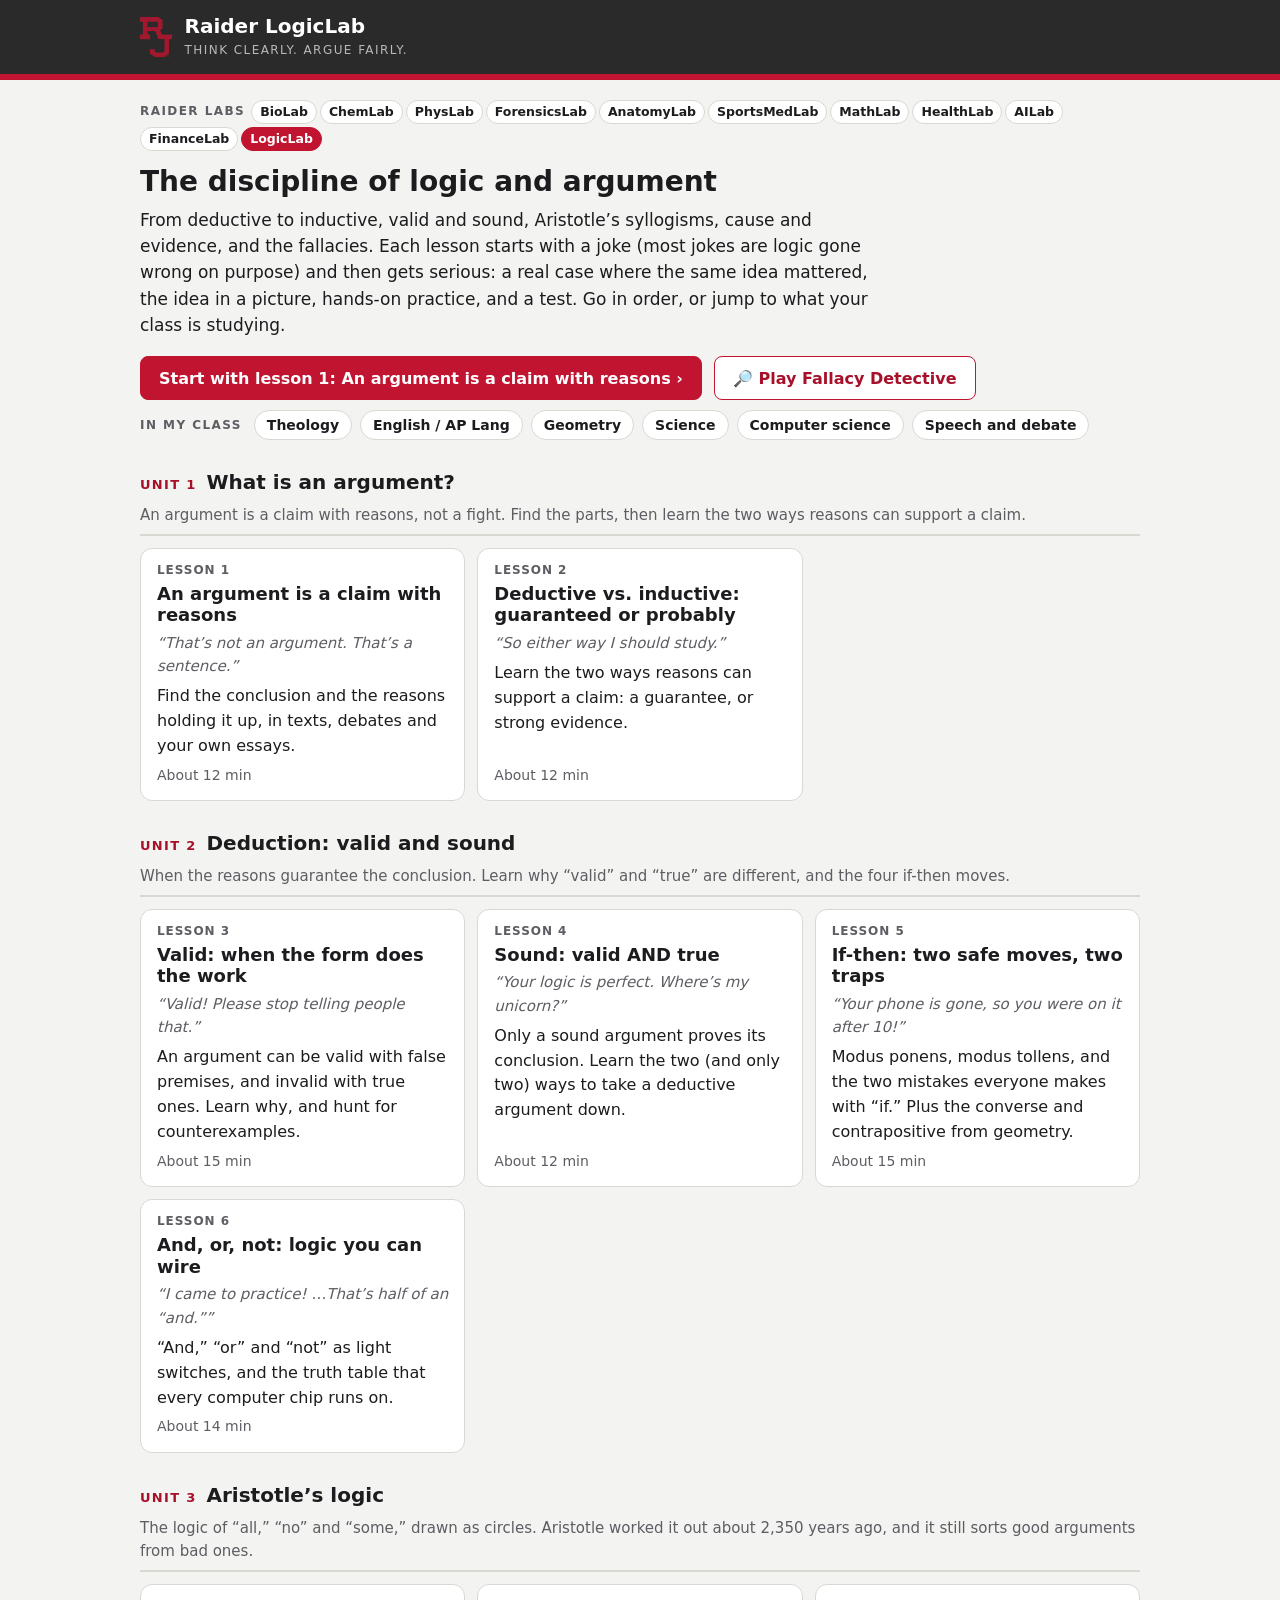
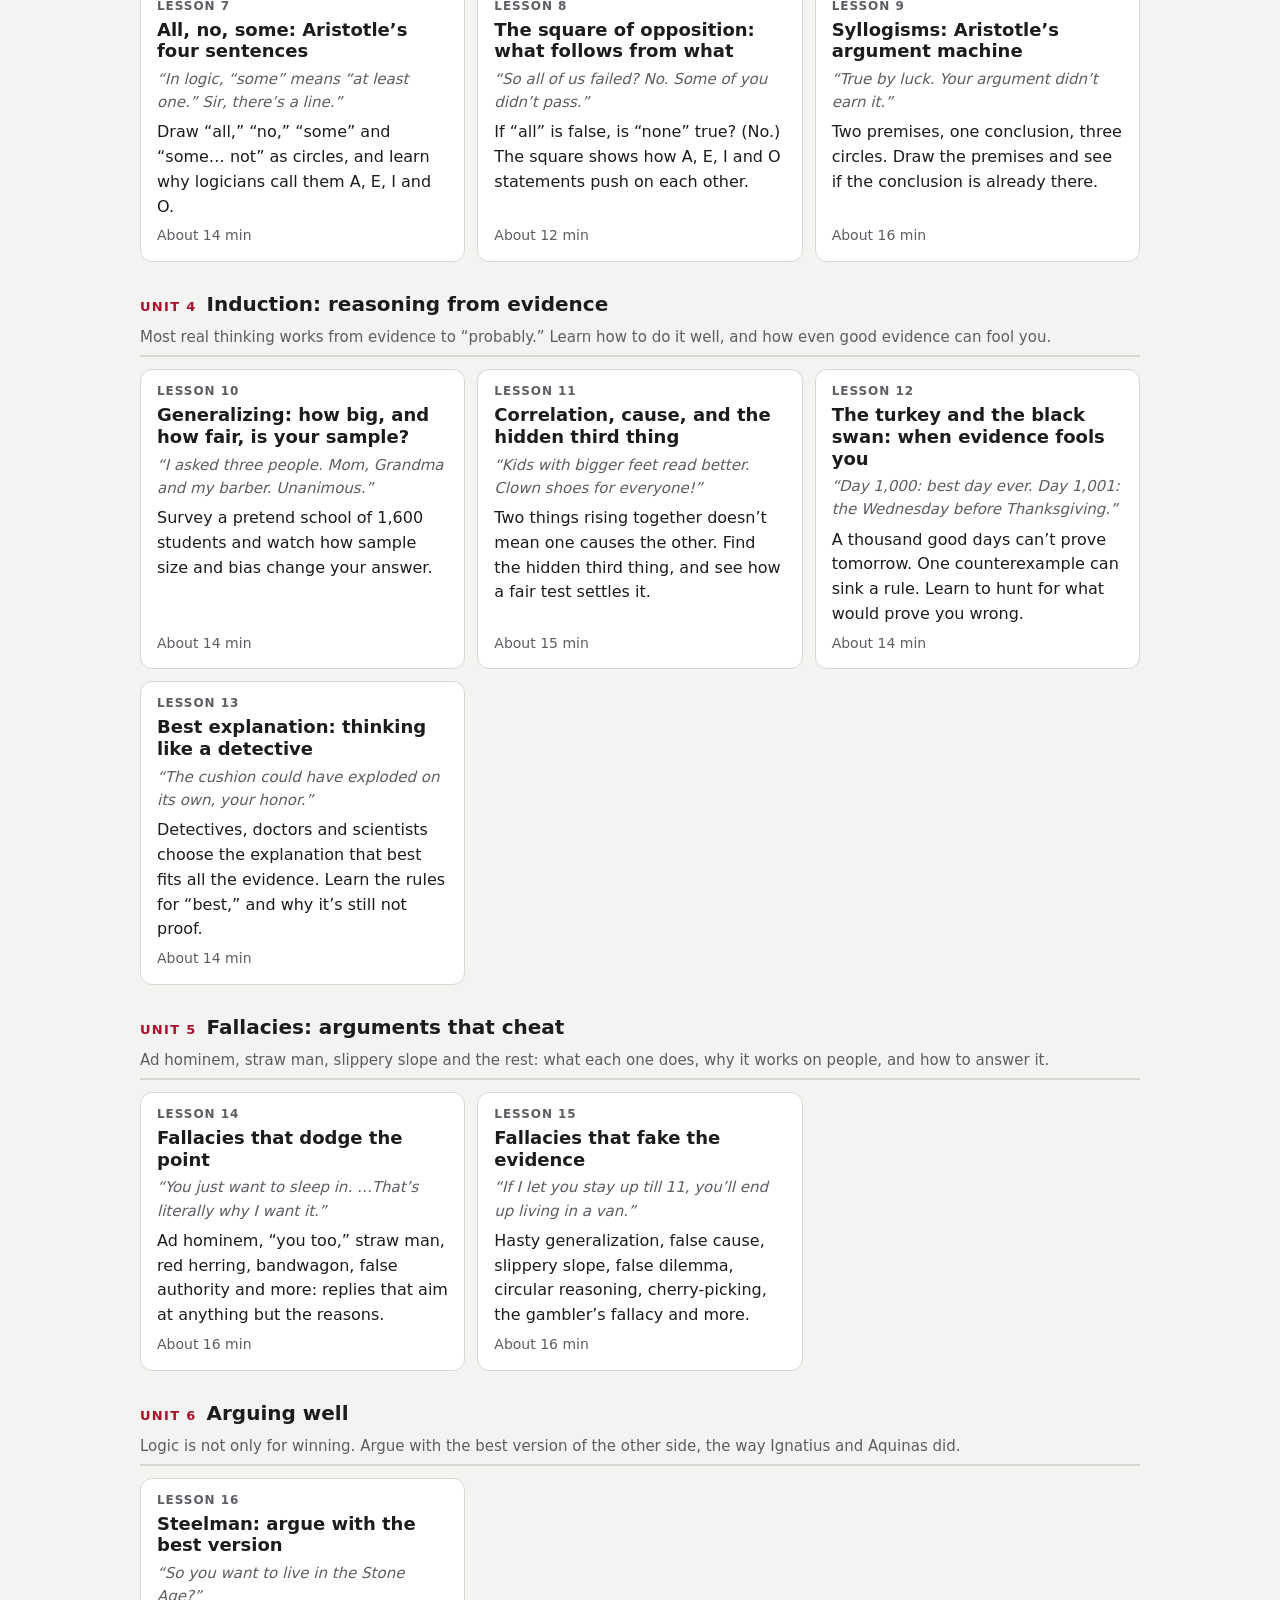
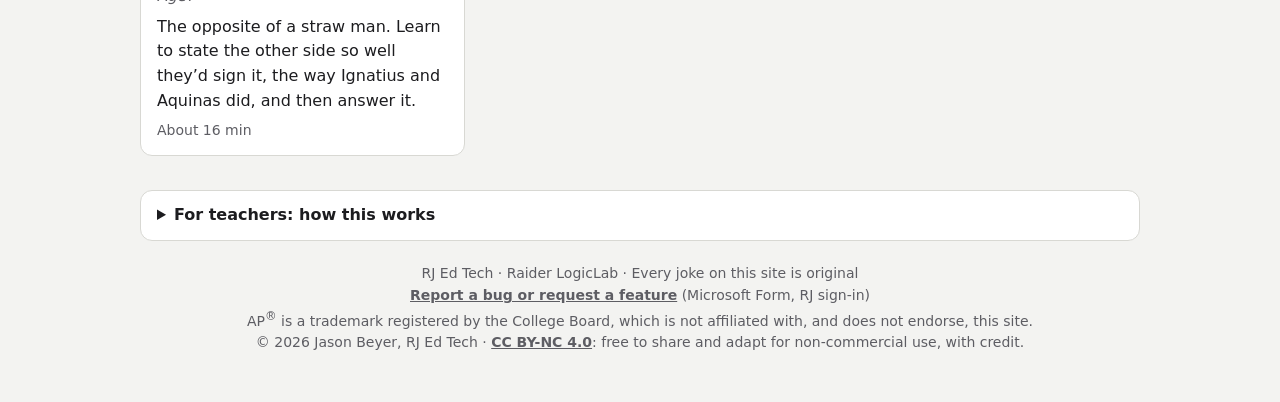
<file: index.html>
<!DOCTYPE html>
<html lang="en">
<head>
<meta charset="utf-8">
<meta name="viewport" content="width=device-width, initial-scale=1, viewport-fit=cover">
<title>Raider LogicLab</title>
<meta name="description" content="Logic and argument for RJ students: deductive and inductive reasoning, validity and soundness, Aristotle's syllogisms, and the fallacies, each taught through an original joke.">
<link rel="icon" href="favicon.ico" sizes="any">
<link rel="icon" href="favicon.svg" type="image/svg+xml">
<link rel="apple-touch-icon" href="apple-touch-icon.png">
<link rel="stylesheet" href="kit/lesson-kit.css?v=202611191948">
<link rel="stylesheet" href="logic.css?v=202611240300">
</head>
<body>
<header class="rj-masthead">
  <div class="hl">
    <img class="rj-mark" src="[data-uri]" alt="RJ">
    <div>
      <h1><a href="./">Raider LogicLab</a></h1>
      <p class="tagline">Think clearly. Argue fairly.</p>
    </div>
  </div>
</header>
<main class="wrap">
<nav class="labs" aria-label="Raider Labs"><span class="labs-l">Raider Labs</span><a href="https://rjedtech.github.io/Raider-BioLab/" title="Biology">BioLab <small>Biology</small></a><a href="https://rjedtech.github.io/Raider-ChemLab/" title="Chemistry">ChemLab <small>Chemistry</small></a><a href="https://rjedtech.github.io/Raider-PhysLab/" title="Physics">PhysLab <small>Physics</small></a><a href="https://rjedtech.github.io/Raider-ForensicsLab/" title="Forensic Science">ForensicsLab <small>Forensic Science</small></a><a href="https://rjedtech.github.io/Raider-AnatomyLab/" title="Anatomy &amp; Physiology">AnatomyLab <small>Anatomy &amp; Physiology</small></a><a href="https://rjedtech.github.io/Raider-SportsMedLab/" title="Sports Medicine">SportsMedLab <small>Sports Medicine</small></a><a href="https://rjedtech.github.io/Raider-MathLab/" title="Mathematics">MathLab <small>Mathematics</small></a><a href="https://rjedtech.github.io/Raider-HealthLab/" title="Health">HealthLab <small>Health</small></a><a href="https://rjedtech.github.io/Raider-AILab/" title="Artificial Intelligence">AILab <small>Artificial Intelligence</small></a><a href="https://rjedtech.github.io/Raider-FinanceLab/" title="Personal Finance">FinanceLab <small>Personal Finance</small></a><a href="https://rjedtech.github.io/Raider-LogicLab/" aria-current="page" title="Logic &amp; Argument">LogicLab <small>Logic &amp; Argument</small></a></nav>
<section id="home">
  <div class="home-head">
    <h2>The discipline of logic and argument</h2>
    <p class="lede">From deductive to inductive, valid and sound, Aristotle’s syllogisms, cause and evidence, and the fallacies. Each lesson starts with a joke (most jokes are logic gone wrong on purpose) and then gets serious: a real case where the same idea mattered, the idea in a picture, hands-on practice, and a test. Go in order, or jump to what your class is studying.</p>
  </div>
  <div id="home-body"></div>
</section>
<details class="notes" id="notes">
  <summary>For teachers: how this works</summary>
  <div class="cols">
    <div>
      <h4>Every lesson has the same five parts</h4>
      <p><b>1. The joke</b> opens with a short original joke that is a logic mistake (or a logic trick) on purpose. <b>2. Learn it</b> shows the idea in a picture that changes with each step. <b>3. Try it</b> has students do it: take an argument apart, hunt for a counterexample, shade a Venn diagram, survey a pretend school. <b>4. Why it matters</b> shows where they will meet it, and where logic meets philosophy and theology. <b>5. Test yourself</b> ends with Copy for Canvas.</p>
      <h4>Order</h4>
      <p>The 16 lessons build on each other. Lessons 1–5 are the core; after that, units can be taught on their own. <b>Fallacy Detective</b> mixes every fallacy with real-looking group chats, ads and arguments, including cases that look like fallacies but aren’t.</p>
    </div>
    <div>
      <h4>Assign it in Canvas</h4>
      <p>Link a lesson (each has its own address, like <code>lesson.html#validity</code>) in a Canvas page or assignment. At the end of Test yourself, students press <b>Copy for Canvas</b> and paste their result into a text-entry assignment.</p>
      <h4>Supports</h4>
      <p>🔊 Read aloud and Aa Easier reading are at the top of every lesson. “😕 This confused me” explains it another way before it asks (anonymously) what was confusing.</p>
      <h4>Privacy</h4>
      <p>Everything runs in the browser. There are no logins, and no student data leaves the device. An anonymous page counter (no cookies, no names) records which lessons are opened.</p>
    </div>
  </div>
</details>
<p class="foot">RJ Ed Tech · Raider LogicLab · Every joke on this site is original<br><a href="https://forms.cloud.microsoft/Pages/ResponsePage.aspx?id=4SwuQZc-CEClZjjFdYLisQzihhIB-7hPp9L3AOSeJONUOVJaVTVMOE9YMFNSVVM3TUNOOFVQR1pYTi4u&amp;rc59cb41123d3497584d2ca10cb9e1c54=%22Raider%20LogicLab%22" target="_blank" rel="noopener">Report a bug or request a feature</a> (Microsoft Form, RJ sign-in)<br>AP<sup>®</sup> is a trademark registered by the College Board, which is not affiliated with, and does not endorse, this site.<br>© 2026 Jason Beyer, RJ Ed Tech · <a href="https://creativecommons.org/licenses/by-nc/4.0/" target="_blank" rel="license noopener">CC BY-NC 4.0</a>: free to share and adapt for non-commercial use, with credit.</p>
</main>
<script src="kit/lesson-kit.js?v=202611191948"></script>
<script src="logic.js?v=202611191948"></script>
<script src="tools.js?v=202611191948"></script>
<script src="fallacies.js?v=202611191948"></script>
<script src="units.js?v=202611191948"></script>
<script src="lessons/01-argument.js?v=202611191948"></script>
<script src="lessons/02-dedind.js?v=202611191948"></script>
<script src="lessons/03-validity.js?v=202611191948"></script>
<script src="lessons/04-soundness.js?v=202611191948"></script>
<script src="lessons/05-ifthen.js?v=202611191948"></script>
<script src="lessons/06-connectives.js?v=202611191948"></script>
<script src="lessons/07-categorical.js?v=202611191948"></script>
<script src="lessons/08-square.js?v=202611191948"></script>
<script src="lessons/09-syllogism.js?v=202611191948"></script>
<script src="lessons/10-sample.js?v=202611191948"></script>
<script src="lessons/11-cause.js?v=202611191948"></script>
<script src="lessons/12-blackswan.js?v=202611191948"></script>
<script src="lessons/13-bestexplanation.js?v=202611191948"></script>
<script src="lessons/14-relevance.js?v=202611191948"></script>
<script src="lessons/15-evidence.js?v=202611191948"></script>
<script src="lessons/16-steelman.js?v=202611191948"></script>
<script>LL.home("#home-body");</script>
<!-- Anonymous page-view count (GoatCounter, rjedtech.goatcounter.com): no cookies, no personal data, no form contents.
     Each lesson (#id) counts as its own page; anything after = or @ in the address is never sent.
     A visit through the school's Securly filter (?scrlybrkr in the address) adds ?sd = school device; nothing else about the visitor is sent. -->
<script>
window.goatcounter={no_onload:true};
(function(){var last=null,tries=0;
function route(){var h=(location.hash||'').slice(1).split(/[=@?&]/)[0].replace(/[^A-Za-z0-9_-]/g,'').slice(0,40);return location.pathname.replace(/index\.html$/,'')+(h?'#'+h:'')+(/scrlybrkr/.test(location.search)?'?sd':'');}
function go(){var p=route();if(p===last)return;var g=window.goatcounter;if(!g||typeof g.count!=='function'){if(tries++<40)setTimeout(go,250);return;}last=p;try{g.count({path:p});}catch(e){}}
window.addEventListener('hashchange',go);if(document.readyState==='complete')go();else window.addEventListener('load',go);})();
</script>
<script data-goatcounter="https://rjedtech.goatcounter.com/count" async src="//gc.zgo.at/count.js"></script>
</body>
</html>
</file>
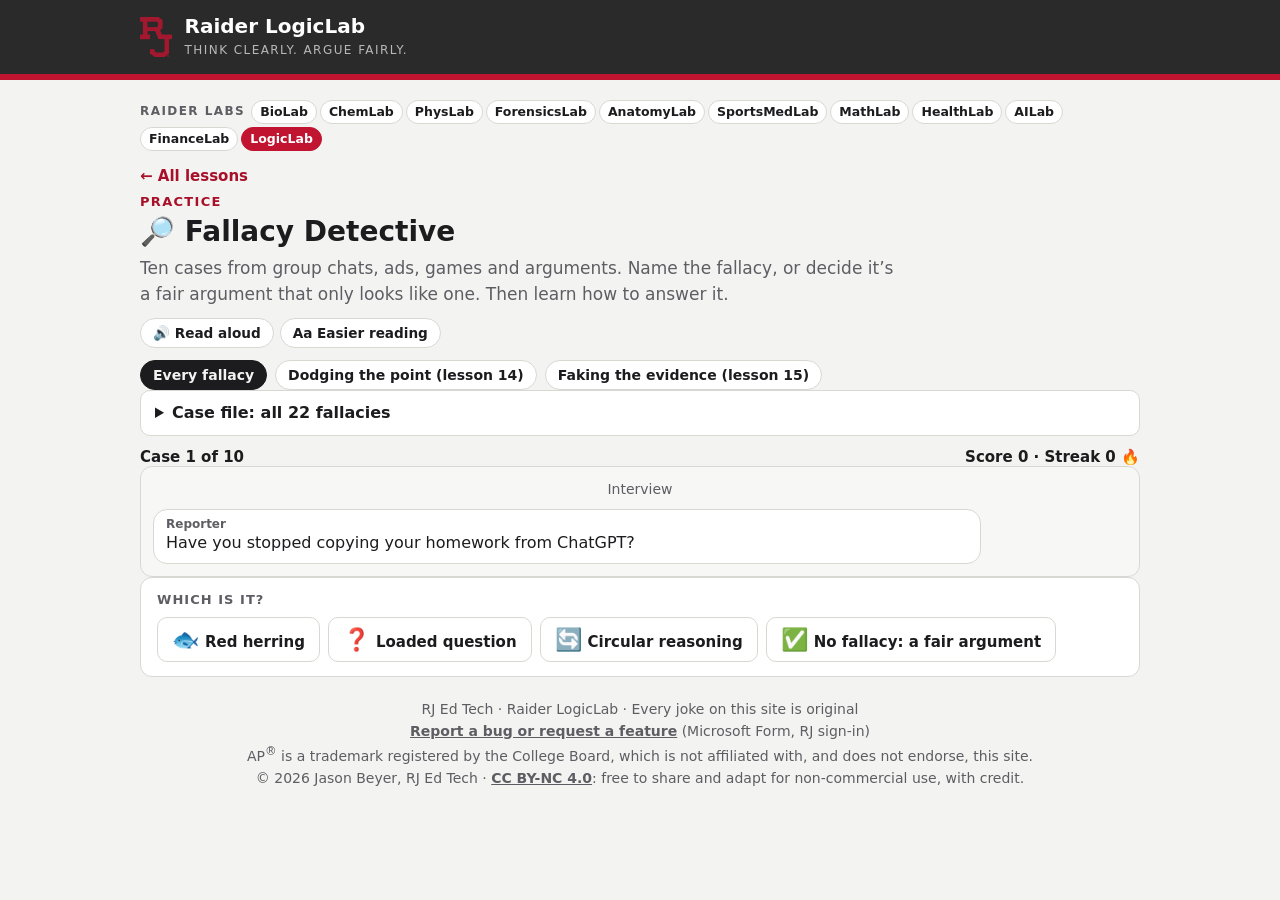
<file: detective.html>
<!DOCTYPE html>
<html lang="en">
<head>
<meta charset="utf-8">
<meta name="viewport" content="width=device-width, initial-scale=1, viewport-fit=cover">
<title>Fallacy Detective · Raider LogicLab</title>
<meta name="description" content="Spot the fallacy in real arguments from group chats, games, ads and the news, and learn when an argument that looks like a fallacy is actually fine.">
<link rel="icon" href="favicon.ico" sizes="any">
<link rel="icon" href="favicon.svg" type="image/svg+xml">
<link rel="apple-touch-icon" href="apple-touch-icon.png">
<link rel="stylesheet" href="kit/lesson-kit.css?v=202611191948">
<link rel="stylesheet" href="logic.css?v=202611191948">
</head>
<body>
<header class="rj-masthead">
  <div class="hl">
    <img class="rj-mark" src="[data-uri]" alt="RJ">
    <div>
      <h1><a href="./">Raider LogicLab</a></h1>
      <p class="tagline">Think clearly. Argue fairly.</p>
    </div>
  </div>
</header>
<main class="wrap">
<nav class="labs" aria-label="Raider Labs"><span class="labs-l">Raider Labs</span><a href="https://rjedtech.github.io/Raider-BioLab/">BioLab <small>Biology</small></a><a href="https://rjedtech.github.io/Raider-ChemLab/">ChemLab <small>Chemistry</small></a><a href="https://rjedtech.github.io/Raider-PhysLab/">PhysLab <small>Physics</small></a><a href="https://rjedtech.github.io/Raider-ForensicsLab/">ForensicsLab <small>Forensic Science</small></a><a href="https://rjedtech.github.io/Raider-AnatomyLab/">AnatomyLab <small>Anatomy &amp; Physiology</small></a><a href="https://rjedtech.github.io/Raider-SportsMedLab/">SportsMedLab <small>Sports Medicine</small></a><a href="https://rjedtech.github.io/Raider-MathLab/">MathLab <small>Mathematics</small></a><a href="https://rjedtech.github.io/Raider-HealthLab/">HealthLab <small>Health</small></a><a href="https://rjedtech.github.io/Raider-AILab/">AILab <small>Artificial Intelligence</small></a><a href="https://rjedtech.github.io/Raider-FinanceLab/">FinanceLab <small>Personal Finance</small></a><a href="https://rjedtech.github.io/Raider-LogicLab/" aria-current="page">LogicLab <small>Logic &amp; Argument</small></a></nav><section id="det"></section>
<p class="foot">RJ Ed Tech · Raider LogicLab · Every joke on this site is original<br><a href="https://forms.cloud.microsoft/Pages/ResponsePage.aspx?id=4SwuQZc-CEClZjjFdYLisQzihhIB-7hPp9L3AOSeJONUOVJaVTVMOE9YMFNSVVM3TUNOOFVQR1pYTi4u&amp;rc59cb41123d3497584d2ca10cb9e1c54=%22Raider%20LogicLab%22" target="_blank" rel="noopener">Report a bug or request a feature</a> (Microsoft Form, RJ sign-in)<br>AP<sup>®</sup> is a trademark registered by the College Board, which is not affiliated with, and does not endorse, this site.<br>© 2026 Jason Beyer, RJ Ed Tech · <a href="https://creativecommons.org/licenses/by-nc/4.0/" target="_blank" rel="license noopener">CC BY-NC 4.0</a>: free to share and adapt for non-commercial use, with credit.</p>
</main>
<script src="kit/lesson-kit.js?v=202611191948"></script>
<script src="logic.js?v=202611191948"></script>
<script src="tools.js?v=202611191948"></script>
<script src="fallacies.js?v=202611191948"></script>
<script src="units.js?v=202611191948"></script>
<script src="lessons/01-argument.js?v=202611191948"></script>
<script src="lessons/02-dedind.js?v=202611191948"></script>
<script src="lessons/03-validity.js?v=202611191948"></script>
<script src="lessons/04-soundness.js?v=202611191948"></script>
<script src="lessons/05-ifthen.js?v=202611191948"></script>
<script src="lessons/06-connectives.js?v=202611191948"></script>
<script src="lessons/07-categorical.js?v=202611191948"></script>
<script src="lessons/08-square.js?v=202611191948"></script>
<script src="lessons/09-syllogism.js?v=202611191948"></script>
<script src="lessons/10-sample.js?v=202611191948"></script>
<script src="lessons/11-cause.js?v=202611191948"></script>
<script src="lessons/12-blackswan.js?v=202611191948"></script>
<script src="lessons/13-bestexplanation.js?v=202611191948"></script>
<script src="lessons/14-relevance.js?v=202611191948"></script>
<script src="lessons/15-evidence.js?v=202611191948"></script>
<script src="lessons/16-steelman.js?v=202611191948"></script>
<script src="detective.js?v=202611191948"></script>
<script>LL.detective("#det");</script>
<!-- Anonymous page-view count (GoatCounter, rjedtech.goatcounter.com): no cookies, no personal data, no form contents.
     Each lesson (#id) counts as its own page; anything after = or @ in the address is never sent.
     A visit through the school's Securly filter (?scrlybrkr in the address) adds ?sd = school device; nothing else about the visitor is sent. -->
<script>
window.goatcounter={no_onload:true};
(function(){var last=null,tries=0;
function route(){var h=(location.hash||'').slice(1).split(/[=@?&]/)[0].replace(/[^A-Za-z0-9_-]/g,'').slice(0,40);return location.pathname.replace(/index\.html$/,'')+(h?'#'+h:'')+(/scrlybrkr/.test(location.search)?'?sd':'');}
function go(){var p=route();if(p===last)return;var g=window.goatcounter;if(!g||typeof g.count!=='function'){if(tries++<40)setTimeout(go,250);return;}last=p;try{g.count({path:p});}catch(e){}}
window.addEventListener('hashchange',go);if(document.readyState==='complete')go();else window.addEventListener('load',go);})();
</script>
<script data-goatcounter="https://rjedtech.goatcounter.com/count" async src="//gc.zgo.at/count.js"></script>
</body>
</html>
</file>
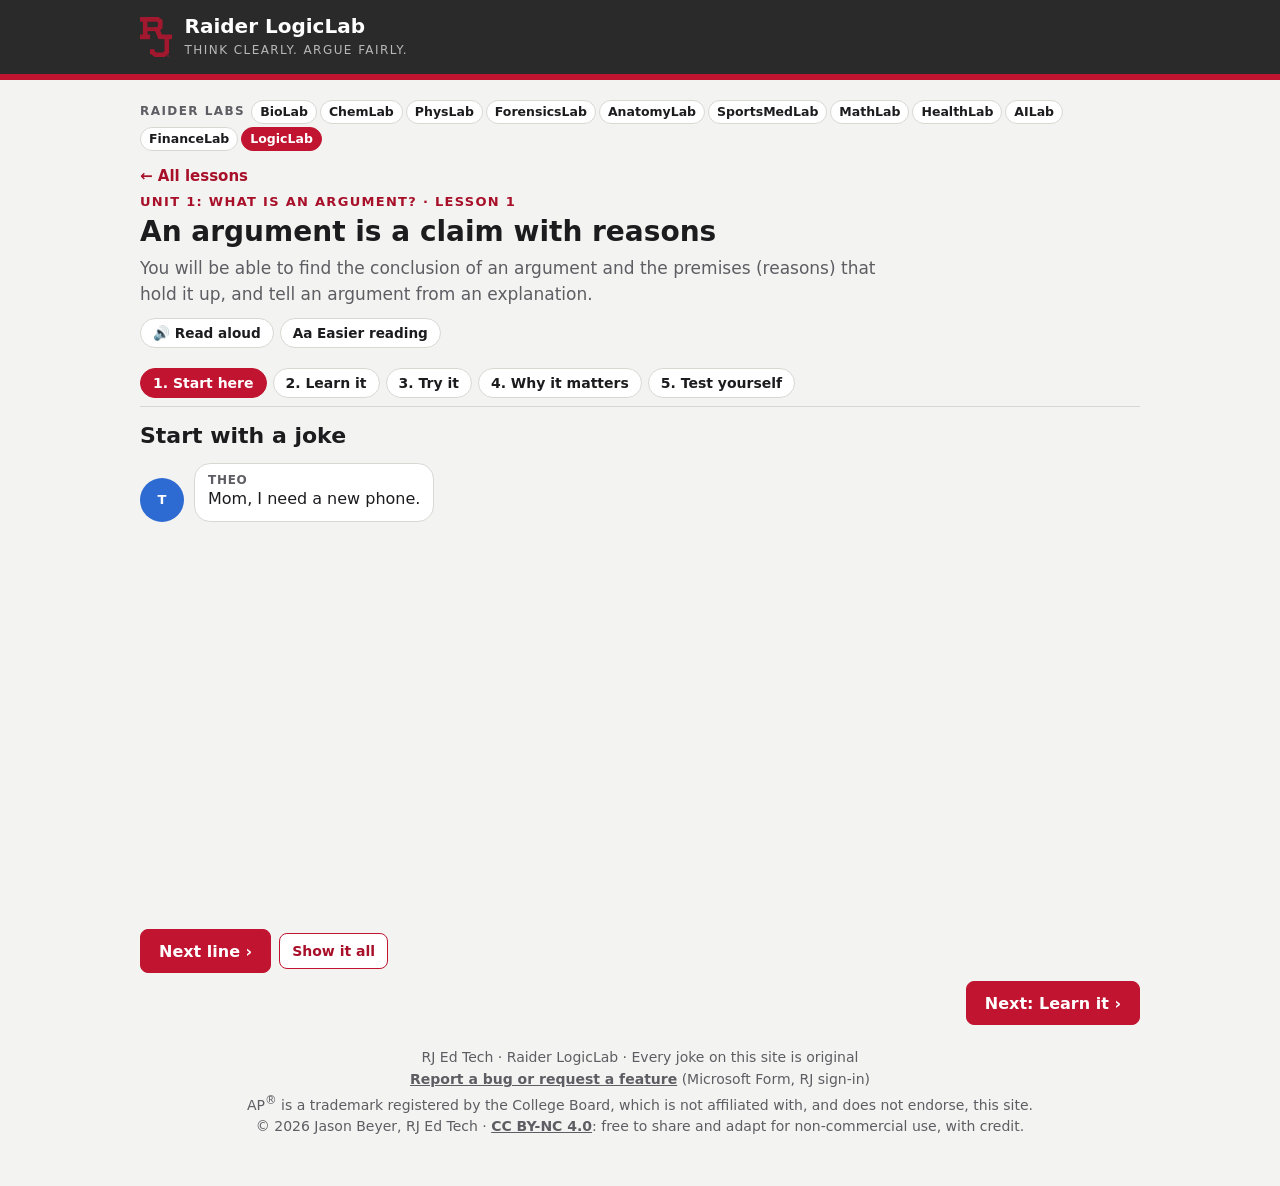
<file: lesson.html>
<!DOCTYPE html>
<html lang="en">
<head>
<meta charset="utf-8">
<meta name="viewport" content="width=device-width, initial-scale=1, viewport-fit=cover">
<title>Lesson · Raider LogicLab</title>
<meta name="description" content="A Raider LogicLab lesson.">
<link rel="icon" href="favicon.ico" sizes="any">
<link rel="icon" href="favicon.svg" type="image/svg+xml">
<link rel="apple-touch-icon" href="apple-touch-icon.png">
<link rel="stylesheet" href="kit/lesson-kit.css?v=202611191948">
<link rel="stylesheet" href="logic.css?v=202611191948">
</head>
<body>
<header class="rj-masthead">
  <div class="hl">
    <img class="rj-mark" src="[data-uri]" alt="RJ">
    <div>
      <h1><a href="./">Raider LogicLab</a></h1>
      <p class="tagline">Think clearly. Argue fairly.</p>
    </div>
  </div>
</header>
<main class="wrap">
<nav class="labs" aria-label="Raider Labs"><span class="labs-l">Raider Labs</span><a href="https://rjedtech.github.io/Raider-BioLab/">BioLab <small>Biology</small></a><a href="https://rjedtech.github.io/Raider-ChemLab/">ChemLab <small>Chemistry</small></a><a href="https://rjedtech.github.io/Raider-PhysLab/">PhysLab <small>Physics</small></a><a href="https://rjedtech.github.io/Raider-ForensicsLab/">ForensicsLab <small>Forensic Science</small></a><a href="https://rjedtech.github.io/Raider-AnatomyLab/">AnatomyLab <small>Anatomy &amp; Physiology</small></a><a href="https://rjedtech.github.io/Raider-SportsMedLab/">SportsMedLab <small>Sports Medicine</small></a><a href="https://rjedtech.github.io/Raider-MathLab/">MathLab <small>Mathematics</small></a><a href="https://rjedtech.github.io/Raider-HealthLab/">HealthLab <small>Health</small></a><a href="https://rjedtech.github.io/Raider-AILab/">AILab <small>Artificial Intelligence</small></a><a href="https://rjedtech.github.io/Raider-FinanceLab/">FinanceLab <small>Personal Finance</small></a><a href="https://rjedtech.github.io/Raider-LogicLab/" aria-current="page">LogicLab <small>Logic &amp; Argument</small></a></nav><section id="lesson"></section>
<p class="foot">RJ Ed Tech · Raider LogicLab · Every joke on this site is original<br><a href="https://forms.cloud.microsoft/Pages/ResponsePage.aspx?id=4SwuQZc-CEClZjjFdYLisQzihhIB-7hPp9L3AOSeJONUOVJaVTVMOE9YMFNSVVM3TUNOOFVQR1pYTi4u&amp;rc59cb41123d3497584d2ca10cb9e1c54=%22Raider%20LogicLab%22" target="_blank" rel="noopener">Report a bug or request a feature</a> (Microsoft Form, RJ sign-in)<br>AP<sup>®</sup> is a trademark registered by the College Board, which is not affiliated with, and does not endorse, this site.<br>© 2026 Jason Beyer, RJ Ed Tech · <a href="https://creativecommons.org/licenses/by-nc/4.0/" target="_blank" rel="license noopener">CC BY-NC 4.0</a>: free to share and adapt for non-commercial use, with credit.</p>
</main>
<script src="kit/lesson-kit.js?v=202611191948"></script>
<script src="logic.js?v=202611191948"></script>
<script src="tools.js?v=202611191948"></script>
<script src="fallacies.js?v=202611191948"></script>
<script src="units.js?v=202611191948"></script>
<script src="lessons/01-argument.js?v=202611191948"></script>
<script src="lessons/02-dedind.js?v=202611191948"></script>
<script src="lessons/03-validity.js?v=202611191948"></script>
<script src="lessons/04-soundness.js?v=202611191948"></script>
<script src="lessons/05-ifthen.js?v=202611191948"></script>
<script src="lessons/06-connectives.js?v=202611191948"></script>
<script src="lessons/07-categorical.js?v=202611191948"></script>
<script src="lessons/08-square.js?v=202611191948"></script>
<script src="lessons/09-syllogism.js?v=202611191948"></script>
<script src="lessons/10-sample.js?v=202611191948"></script>
<script src="lessons/11-cause.js?v=202611191948"></script>
<script src="lessons/12-blackswan.js?v=202611191948"></script>
<script src="lessons/13-bestexplanation.js?v=202611191948"></script>
<script src="lessons/14-relevance.js?v=202611191948"></script>
<script src="lessons/15-evidence.js?v=202611191948"></script>
<script src="lessons/16-steelman.js?v=202611191948"></script>
<script>LL.lesson("#lesson");</script>
<!-- Anonymous page-view count (GoatCounter, rjedtech.goatcounter.com): no cookies, no personal data, no form contents.
     Each lesson (#id) counts as its own page; anything after = or @ in the address is never sent.
     A visit through the school's Securly filter (?scrlybrkr in the address) adds ?sd = school device; nothing else about the visitor is sent. -->
<script>
window.goatcounter={no_onload:true};
(function(){var last=null,tries=0;
function route(){var h=(location.hash||'').slice(1).split(/[=@?&]/)[0].replace(/[^A-Za-z0-9_-]/g,'').slice(0,40);return location.pathname.replace(/index\.html$/,'')+(h?'#'+h:'')+(/scrlybrkr/.test(location.search)?'?sd':'');}
function go(){var p=route();if(p===last)return;var g=window.goatcounter;if(!g||typeof g.count!=='function'){if(tries++<40)setTimeout(go,250);return;}last=p;try{g.count({path:p});}catch(e){}}
window.addEventListener('hashchange',go);if(document.readyState==='complete')go();else window.addEventListener('load',go);})();
</script>
<script data-goatcounter="https://rjedtech.goatcounter.com/count" async src="//gc.zgo.at/count.js"></script>
</body>
</html>
</file>
<file: kit/lesson-kit.css>
/* Raider Labs Lesson Kit v1 · styles. Uses the lab's own colors when it has them (--line, --accent...), else these. */
:root{
  --lk-ink:var(--ink,#16202a);--lk-muted:var(--muted,#5b6773);--lk-line:var(--line,#d6dde4);
  --lk-bg:var(--bg,#f5f7f9);--lk-surface:var(--surface,#fff);--lk-accent:var(--accent,#0b6e78);
  --lk-accent-soft:var(--accent-soft,#dcefef);--lk-good:var(--good,#1f7a3e);--lk-bad:var(--bad,#b3261e);--lk-warm:var(--warn,#9a5b00);
  --lk-mono:var(--f-mono,ui-monospace,Menlo,Consolas,monospace);--lk-body:var(--f-body,system-ui,-apple-system,"Segoe UI",sans-serif);--lk-display:var(--f-display,var(--lk-body))}
.lk-card{border:1px solid var(--lk-line);border-radius:12px;background:var(--lk-surface);padding:16px 18px;display:flex;flex-direction:column;gap:10px}
.lk-card p,.lk-card h3,.lk-card h4{margin:0}
.lk-eyebrow{font:700 .74rem var(--lk-display);letter-spacing:.06em;text-transform:uppercase;color:var(--lk-accent)}
.lk-muted{color:var(--lk-muted)}
.lk-row{display:flex;flex-wrap:wrap;gap:8px;align-items:center}
.lk-btn{font:600 .95rem var(--lk-body);border:1.5px solid var(--lk-accent);background:var(--lk-accent);color:#fff;border-radius:8px;padding:9px 16px;cursor:pointer;min-height:40px}
.lk-btn.ghost{background:var(--lk-surface);color:var(--lk-accent)}.lk-btn.small{padding:6px 12px;font-size:.88rem;min-height:34px}
.lk-btn:disabled{opacity:.55;cursor:default}.lk-btn:focus-visible,.lk-choice:focus-visible,.lk-cf:focus-visible,.lk-chip:focus-visible,.lk-link:focus-visible,.lk-sup:focus-visible{outline:3px solid var(--lk-accent);outline-offset:2px}
.lk-link{background:none;border:0;color:var(--lk-accent);font:inherit;text-decoration:underline;cursor:pointer;padding:0}
.lk-sup{font:600 .85rem var(--lk-body);border:1px solid var(--lk-line);background:var(--lk-surface);color:var(--lk-ink);border-radius:999px;padding:6px 12px;cursor:pointer;margin:0 6px 6px 0}
.lk-sup[aria-pressed=true]{border-color:var(--lk-accent);background:var(--lk-accent-soft)}
html.lk-easy body{letter-spacing:.02em;word-spacing:.08em;line-height:1.75}html.lk-easy .lk-card p,html.lk-easy .lk-note{max-width:62ch}
.lk-dialog{max-width:560px;border:1px solid var(--lk-line);border-radius:12px;padding:20px}
/* help-first This confused me */
.lk-cf{font:600 .85rem var(--lk-body);border:1px solid var(--lk-line);background:var(--lk-surface);color:var(--lk-muted);border-radius:999px;padding:5px 12px;cursor:pointer}
.lk-cfhelp{margin-top:8px;border:1.5px solid var(--lk-accent);background:var(--lk-accent-soft);border-radius:10px;padding:12px 14px;display:flex;flex-direction:column;gap:8px}
.lk-cfhelp p{margin:0}.lk-cfwhy{display:flex;flex-wrap:wrap;gap:6px;align-items:center;border-top:1px dashed var(--lk-line);padding-top:8px;font-size:.9rem}
.lk-chip{font:600 .82rem var(--lk-body);border:1px solid var(--lk-line);background:var(--lk-surface);border-radius:999px;padding:4px 10px;cursor:pointer}
/* number boxes */
.lk-num{font:700 1rem var(--lk-mono);width:8.5em;padding:7px 9px;border:1.5px solid var(--lk-line);border-radius:8px}
/* road map strip */
.lk-strip{display:flex;flex-wrap:wrap;align-items:stretch;gap:6px;border:1px solid var(--lk-line);border-radius:10px;padding:10px;background:var(--lk-bg)}
.lk-rs{flex:1 1 88px;min-width:84px;display:flex;flex-direction:column;align-items:center;gap:2px;padding:8px 6px;border-radius:8px;border:1.5px dashed var(--lk-line);background:var(--lk-surface);text-align:center}
.lk-rs.c{background:var(--lk-accent-soft)}.lk-rs.got{border-style:solid;border-color:var(--lk-good)}.lk-rs.now{border:2.5px solid var(--lk-accent);box-shadow:0 0 0 3px var(--lk-accent-soft)}
.lk-rsi{font-size:1.2rem;line-height:1}.lk-rsv{font:700 1rem var(--lk-mono)}.lk-rsu{font:600 .74rem var(--lk-mono);color:var(--lk-muted)}
.lk-rsb{display:block;width:100%;height:7px;border-radius:4px;background:var(--lk-line);overflow:hidden;margin-top:3px}.lk-rsb i{display:block;height:100%;background:var(--lk-warm)}
.lk-ra{display:flex;flex-direction:column;align-items:center;justify-content:center;flex:0 0 auto;min-width:46px}.lk-ra span{font:600 .72rem var(--lk-mono);color:var(--lk-muted);white-space:nowrap}.lk-ra b{font-size:1.2rem;color:var(--lk-muted)}
@media (max-width:560px){.lk-ra{min-width:30px}.lk-ra span{font-size:.66rem}.lk-rs{flex-basis:70px;min-width:68px}}
.lk-note{font-size:.92rem;margin:6px 0 0}
/* bars */
.lk-bars{display:flex;flex-direction:column;gap:6px}
.lk-brow{display:grid;grid-template-columns:4.6em 1fr;gap:8px;align-items:center}.lk-brow[hidden]{display:none}.lk-bl{font:700 .85rem var(--lk-display);color:var(--lk-muted)}
.lk-btrack{height:28px}.lk-bfill{display:flex;height:100%;border-radius:6px;overflow:hidden;border:1px solid var(--lk-line);min-width:3em;transition:width .6s}
.lk-bfill i{font:600 .76rem var(--lk-mono);font-style:normal;display:flex;align-items:center;justify-content:center;white-space:nowrap;overflow:hidden;color:#122;min-width:0}
/* stepper */
.lk-stepper{border:1px solid var(--lk-line);border-radius:10px;padding:10px 12px;background:var(--lk-bg);display:flex;flex-direction:column;gap:8px}
.lk-stage svg{width:100%;height:auto;display:block;max-width:680px;margin:0 auto}
.lk-stage .lk-focus{filter:drop-shadow(0 0 5px #f2b705) drop-shadow(0 0 2px #f2b705)}
.lk-steplabel{font-size:.95rem}.lk-tally{display:flex;flex-wrap:wrap;gap:6px 18px;font-size:.92rem}.lk-tally:empty{display:none}
/* why care, world */
.lk-whycare{border-left:4px solid var(--lk-accent);background:var(--lk-accent-soft);padding:10px 14px;border-radius:0 8px 8px 0;max-width:76ch}
.lk-world{display:grid;grid-template-columns:repeat(auto-fit,minmax(210px,1fr));gap:10px}
.lk-wcard{border:1px solid var(--lk-line);border-radius:10px;padding:12px;background:var(--lk-bg);display:flex;flex-direction:column;gap:6px}
.lk-wi{font-size:1.5rem;line-height:1}.lk-src{font-size:.8rem;color:var(--lk-muted)}
/* test yourself */
.lk-q{font-size:1.05rem}.lk-choices{display:flex;flex-direction:column;gap:6px}
.lk-choice{text-align:left;font:500 .98rem var(--lk-body);border:1.5px solid var(--lk-line);background:var(--lk-surface);border-radius:8px;padding:9px 12px;cursor:pointer;color:var(--lk-ink)}
.lk-choice.ok{border-color:var(--lk-good);background:#e7f4ea}.lk-choice.no{border-color:var(--lk-bad);background:#fbeaea}.lk-choice:disabled{cursor:default}
.lk-msg.ok{color:var(--lk-good)}.lk-msg.no{color:var(--lk-bad)}.lk-hint{border-left:3px solid var(--lk-warm);padding-left:10px}
@media (prefers-reduced-motion:reduce){.lk-bfill{transition:none}}
.lk-cvh{margin:10px 0 4px}.lk-cvn{display:flex;gap:8px;align-items:center;font-weight:600}.lk-cvn input{font:inherit;padding:4px 8px;border:1px solid var(--line,#ccc);border-radius:6px;background:transparent;color:inherit}.lk-cmsg{margin:6px 0 0;font-size:14px}
</file>
<file: logic.css>
/* Raider LogicLab · RJ Ed Tech · styles (Nov 2026)
   Same masthead, Raider Labs menu, fonts and theme colors as the other Raider Labs sites. */
:root{
  --bg:#f3f3f1; --card:#ffffff; --card2:#f7f7f5; --fg:#1c1c1f; --muted:#5d5d63; --line:#d8d8d3;
  --rj:#C11430; --rj-ink:#a8102a; --focus:#1f6feb; --good:#1b7339; --bad:#b3261e;
  --warn:#c27a00; --warn-ink:#6e4300; --warn-bg:#fff4dc;
  --font:"Segoe UI",system-ui,-apple-system,Roboto,"Helvetica Neue",Arial,sans-serif;
  --mono:"IBM Plex Mono",ui-monospace,Consolas,Menlo,monospace;
  /* drawing colors */
  --v-s:#2d6bd2; --v-s-fill:rgba(45,107,210,.10);
  --v-p:#d35a12; --v-p-fill:rgba(211,90,18,.10);
  --v-m:#1b8a5a; --v-m-fill:rgba(27,138,90,.10);
  --v-shade:#8b8b93; --v-x:#C11430; --v-ink:#26262b; --v-soft:#62626a;
  --ok-bg:#e3f2e7; --no-bg:#fbe4e2; --hl:#ffd23f;
  /* lesson kit picks these up */
  --ink:var(--fg); --surface:var(--card); --accent:#a8102a; --accent-soft:#fbe9ec;
  color-scheme:light;
}
@media (prefers-color-scheme: dark){:root:not([data-theme="light"]){
  --bg:#15161a; --card:#1d1f24; --card2:#24272d; --fg:#ececef; --muted:#a2a2aa; --line:#353840;
  --rj-ink:#ed516a; --focus:#6ea8ff; --good:#5cc27f; --bad:#f2827a; --warn:#f2b24c; --warn-ink:#f7cd86; --warn-bg:#33281a;
  --v-s:#6ea8ff; --v-s-fill:rgba(110,168,255,.14); --v-p:#ff9a45; --v-p-fill:rgba(255,154,69,.14); --v-m:#5cc27f; --v-m-fill:rgba(92,194,127,.14);
  --v-shade:#6b6d76; --v-x:#ff6b81; --v-ink:#ececef; --v-soft:#a2a2aa; --ok-bg:#16301f; --no-bg:#3d1b19; --hl:#ffd23f;
  --accent:#ed516a; --accent-soft:#3a1d24; color-scheme:dark}}
:root[data-theme="dark"]{
  --bg:#15161a; --card:#1d1f24; --card2:#24272d; --fg:#ececef; --muted:#a2a2aa; --line:#353840;
  --rj-ink:#ed516a; --focus:#6ea8ff; --good:#5cc27f; --bad:#f2827a; --warn:#f2b24c; --warn-ink:#f7cd86; --warn-bg:#33281a;
  --v-s:#6ea8ff; --v-s-fill:rgba(110,168,255,.14); --v-p:#ff9a45; --v-p-fill:rgba(255,154,69,.14); --v-m:#5cc27f; --v-m-fill:rgba(92,194,127,.14);
  --v-shade:#6b6d76; --v-x:#ff6b81; --v-ink:#ececef; --v-soft:#a2a2aa; --ok-bg:#16301f; --no-bg:#3d1b19; --hl:#ffd23f;
  --accent:#ed516a; --accent-soft:#3a1d24; color-scheme:dark}

*{box-sizing:border-box}
[hidden]{display:none!important}
html{-webkit-text-size-adjust:100%}
body{margin:0;background:var(--bg);color:var(--fg);font:16px/1.55 var(--font);padding:0 max(16px,env(safe-area-inset-right,0px)) 48px max(16px,env(safe-area-inset-left,0px))}
a{color:var(--rj-ink)}
h1,h2,h3,h4{line-height:1.2;margin:0}
p{margin:0}
.wrap{max-width:1000px;margin:0 auto}
button{font-family:inherit}
:focus-visible{outline:3px solid var(--focus);outline-offset:2px}
.muted{color:var(--muted)}
.small{font-size:14px}

/* ---------- masthead (Raider Observation Console style) ---------- */
.rj-masthead{position:relative;isolation:isolate;display:flex;align-items:center;gap:14px;color:#fff;
  width:100vw;margin:0 calc(50% - 50vw) 26px;padding:14px max(20px,calc((100vw - 1000px)/2))}
.rj-masthead::before{content:"";position:absolute;z-index:-1;inset:-64px 0 -6px 0;background:#2a2a2a;border-bottom:6px solid #C11430}
.rj-masthead .hl{display:flex;align-items:center;gap:13px;min-width:0}
.rj-masthead .rj-mark{height:40px;width:auto;display:block;flex-shrink:0}
.rj-masthead h1{font-size:20px;font-weight:700;color:#fff;margin:0}
.rj-masthead h1 a{color:#fff;text-decoration:none}
.rj-masthead .tagline{color:#b8b8b8;font-size:12px;letter-spacing:.12em;text-transform:uppercase;margin-top:3px}

/* ---------- Raider Labs menu ---------- */
.labs{display:flex;flex-wrap:wrap;align-items:center;gap:8px;margin:0 0 20px}
.labs-l{font-size:12px;font-weight:700;letter-spacing:.12em;text-transform:uppercase;color:var(--muted);margin-right:4px}
.labs a{display:inline-flex;align-items:baseline;gap:6px;padding:6px 13px;border:1px solid var(--line);border-radius:999px;background:var(--card);color:var(--fg);text-decoration:none;font-weight:700;font-size:14px;line-height:1.3}
.labs a:hover{border-color:var(--rj)}
.labs a[aria-current=page]{background:var(--rj);border-color:var(--rj);color:#fff}

/* ---------- home ---------- */
.home-head h2{font-size:28px;margin-bottom:8px}
.home-head .lede{font-size:17px;max-width:70ch}
.start{display:flex;flex-wrap:wrap;gap:12px;align-items:center;margin:18px 0 8px}
.btn{display:inline-flex;align-items:center;gap:6px;font:600 16px var(--font);border:1.5px solid var(--rj);background:var(--rj);color:#fff;border-radius:8px;padding:10px 18px;cursor:pointer;text-decoration:none;min-height:44px}
.btn.ghost{background:var(--card);color:var(--rj-ink)}
.btn.sm{font-size:14px;padding:6px 12px;min-height:36px}
.btn:disabled,.btn[aria-disabled=true]{opacity:.5;cursor:default}
.unit{margin-top:30px}
.unit-h{display:flex;align-items:baseline;gap:10px;flex-wrap:wrap;border-bottom:2px solid var(--line);padding-bottom:6px;margin-bottom:12px}
.unit-h h3{font-size:20px}
.unit-h .n{font:700 13px var(--font);letter-spacing:.1em;text-transform:uppercase;color:var(--rj-ink)}
.unit-h p{color:var(--muted);font-size:15px;flex-basis:100%}
.cards{display:grid;grid-template-columns:repeat(auto-fill,minmax(280px,1fr));gap:12px}
.card{display:flex;flex-direction:column;gap:6px;border:1px solid var(--line);border-radius:12px;background:var(--card);padding:14px 16px;color:var(--fg);text-decoration:none;position:relative}
.card:hover{border-color:var(--rj)}
.card .k{font:700 12px var(--font);letter-spacing:.08em;text-transform:uppercase;color:var(--muted)}
.card h4{font-size:18px}
.card .joke{font-style:italic;color:var(--muted);font-size:15px}
.card .meta{font-size:14px;color:var(--muted);margin-top:auto}
.card .done{position:absolute;top:12px;right:14px;font:700 13px var(--font);color:var(--good)}
.feature{display:flex;gap:14px;align-items:center;border:2px solid var(--rj);border-radius:14px;background:var(--card);padding:14px 18px;text-decoration:none;color:var(--fg);margin-top:18px}
.feature .big{font-size:38px;line-height:1}
.feature b{font-size:18px}
.paths{display:flex;flex-wrap:wrap;gap:8px;margin-top:10px}
.chip{font:600 14px var(--font);border:1px solid var(--line);background:var(--card);color:var(--fg);border-radius:999px;padding:6px 12px;cursor:pointer}
.chip[aria-pressed=true]{background:var(--fg);color:var(--bg);border-color:var(--fg)}
.card.dim{opacity:.35}
.notes{margin-top:34px;border:1px solid var(--line);border-radius:12px;background:var(--card);padding:12px 16px}
.notes summary{cursor:pointer;font-weight:700}
.notes .cols{display:grid;grid-template-columns:repeat(auto-fit,minmax(280px,1fr));gap:18px;margin-top:10px}
.notes h4{margin:12px 0 4px;font-size:16px}
.notes p,.notes li{font-size:15px}
.foot{margin-top:22px;font-size:14px;color:var(--muted);text-align:center}
.foot a{color:inherit;font-weight:600}

/* ---------- lesson page ---------- */
.lnav{position:sticky;top:0;z-index:5;background:var(--bg);padding:8px 0;border-bottom:1px solid var(--line);margin-bottom:16px}
.lnav ol{list-style:none;margin:0;padding:0;display:flex;gap:6px;overflow-x:auto;scrollbar-width:thin}
.lnav button{white-space:nowrap;font:600 14px var(--font);border:1px solid var(--line);background:var(--card);color:var(--fg);border-radius:999px;padding:6px 12px;cursor:pointer}
.lnav button[aria-current=step]{background:var(--rj);border-color:var(--rj);color:#fff}
.lnav button.seen::after{content:" ✓";color:var(--good)}
.lnav button[aria-current=step].seen::after{color:#fff}
.lhead{display:flex;flex-direction:column;gap:6px;margin-bottom:6px}
.lhead .eyebrow{font:700 13px var(--font);letter-spacing:.1em;text-transform:uppercase;color:var(--rj-ink)}
.lhead h2{font-size:28px}
.lhead .goal{font-size:17px;color:var(--muted);max-width:70ch}
.back{font-size:15px;font-weight:600;text-decoration:none}
.sup{margin-top:4px}
.part{display:flex;flex-direction:column;gap:14px}
.part>h3{font-size:22px}
.part .lead{max-width:70ch}
.panel{border:1px solid var(--line);border-radius:12px;background:var(--card);padding:16px 18px;display:flex;flex-direction:column;gap:10px}
.partnext{display:flex;gap:10px;flex-wrap:wrap;justify-content:space-between;margin-top:8px}

/* the joke, as a comic strip */
.strip{display:flex;flex-direction:column;gap:10px;max-width:720px}
.say{display:flex;gap:10px;align-items:flex-end;opacity:0;transform:translateY(8px);transition:opacity .35s,transform .35s}
.say.on{opacity:1;transform:none}
.say.r{flex-direction:row-reverse}
.who{flex:0 0 auto;width:44px;height:44px;border-radius:50%;display:flex;align-items:center;justify-content:center;font:700 13px var(--font);color:#fff;text-align:center;line-height:1.05}
.bub{position:relative;background:var(--card);border:1.5px solid var(--line);border-radius:16px;padding:9px 13px;max-width:560px}
.bub .nm{display:block;font:700 12px var(--font);letter-spacing:.06em;text-transform:uppercase;color:var(--muted)}
.say.r .bub{background:var(--card2)}
.narr{font-style:italic;color:var(--muted);padding-left:54px;opacity:0;transition:opacity .35s}
.narr.on{opacity:1}
.gotit{border-left:5px solid var(--rj);background:var(--card);padding:12px 16px;border-radius:0 10px 10px 0;display:flex;flex-direction:column;gap:6px;max-width:72ch}
.gotit .t{font:700 13px var(--font);letter-spacing:.08em;text-transform:uppercase;color:var(--rj-ink)}
@media (prefers-reduced-motion:reduce){.say,.narr{transition:none}}

/* Learn it scene */
.scene{border:1px solid var(--line);border-radius:12px;background:var(--card);overflow:hidden}
.scene .stage{background:var(--card2);padding:10px;display:flex;justify-content:center}
.scene .stage svg{width:100%;max-width:720px;height:auto;display:block}
.scene .cap{padding:14px 18px;display:flex;flex-direction:column;gap:8px;border-top:1px solid var(--line)}
.scene .stepno{font:700 13px var(--font);letter-spacing:.08em;text-transform:uppercase;color:var(--muted)}
.scene .cap h4{font-size:19px}
.scene .see,.scene .why{max-width:70ch}
.scene .see b.k,.scene .why b.k{font-size:14px;letter-spacing:.06em;text-transform:uppercase;color:var(--muted);margin-right:4px}
.scene .term{border:1px dashed var(--line);border-radius:8px;padding:8px 12px;font-size:15px;background:var(--card2)}
.scene .bar{display:flex;gap:8px;flex-wrap:wrap;align-items:center;padding:0 18px 14px}
.scene .dots{display:flex;gap:5px;margin-left:auto}
.scene .dots i{width:10px;height:10px;border-radius:50%;background:var(--line)}
.scene .dots i.on{background:var(--rj)}
.deep{border:1px solid var(--line);border-radius:10px;background:var(--card);padding:10px 14px}
.deep summary{cursor:pointer;font-weight:700}
.deep p{margin-top:6px;max-width:70ch}

/* svg drawing classes (theme aware) */
.sv text{font-family:var(--font);fill:var(--v-ink)}
.sv .lbl{font-size:21px;font-weight:700}
.sv .lbl-m{font-size:19px}
.sv .lbl-s{font-size:18px;fill:var(--v-soft)}
.sv .tag{font-size:16px;font-weight:700;letter-spacing:.08em}
.sv .mono{font-family:var(--mono)}
.sv .cS{fill:var(--v-s-fill);stroke:var(--v-s);stroke-width:3}
.sv .cP{fill:var(--v-p-fill);stroke:var(--v-p);stroke-width:3}
.sv .cM{fill:var(--v-m-fill);stroke:var(--v-m);stroke-width:3}
.sv .tS{fill:var(--v-s)!important}.sv .tP{fill:var(--v-p)!important}.sv .tM{fill:var(--v-m)!important}
.sv .shade{fill:var(--v-shade)}
.sv .xmark{stroke:var(--v-x);stroke-width:5;stroke-linecap:round}
.sv .xdot{fill:var(--v-x)}
.sv .ink{stroke:var(--v-ink);fill:none;stroke-width:2.5}
.sv .inkf{fill:var(--v-ink)}
.sv .soft{stroke:var(--v-soft);fill:none;stroke-width:2;stroke-dasharray:6 5}
.sv .box{fill:var(--card);stroke:var(--line);stroke-width:2}
.sv .boxhl{fill:var(--card);stroke:var(--rj);stroke-width:3}
.sv .okf{fill:var(--good)}.sv .nof{fill:var(--bad)}.sv .okt{fill:var(--good)!important}.sv .not{fill:var(--bad)!important}
.sv .okst{stroke:var(--good)}.sv .nost{stroke:var(--bad)}
.sv .rj{fill:var(--rj)}.sv .rjst{stroke:var(--rj)}
.sv .warnf{fill:var(--warn)}
.sv .bgc{fill:var(--card)}
.sv .lk-focus{filter:drop-shadow(0 0 6px var(--hl)) drop-shadow(0 0 2px var(--hl))}

/* Try it */
.try{display:flex;flex-direction:column;gap:12px}
.qbox{border:1px solid var(--line);border-radius:12px;background:var(--card);padding:14px 16px;display:flex;flex-direction:column;gap:10px}
.qbox .k{font:700 13px var(--font);letter-spacing:.08em;text-transform:uppercase;color:var(--muted)}
.opts{display:flex;flex-wrap:wrap;gap:8px}
.opt{font:600 15px var(--font);border:1.5px solid var(--line);background:var(--card);color:var(--fg);border-radius:10px;padding:9px 14px;cursor:pointer;text-align:left;min-height:44px}
.opt:hover{border-color:var(--rj)}
.opt.ok{border-color:var(--good);background:var(--ok-bg)}
.opt.no{border-color:var(--bad);background:var(--no-bg)}
.opt[aria-pressed=true]{border-color:var(--fg);box-shadow:inset 0 0 0 1px var(--fg)}
.opt:disabled{cursor:default}
.fb{padding:9px 13px;border-radius:8px;max-width:72ch}
.fb.ok{background:var(--ok-bg)}.fb.no{background:var(--no-bg)}.fb.info{background:var(--card2);border:1px solid var(--line)}
.sent{display:block;width:100%;text-align:left;font:16px/1.45 var(--font);border:1.5px solid var(--line);background:var(--card);color:var(--fg);border-radius:10px;padding:9px 12px;cursor:pointer}
.sent .tag{display:inline-block;font:700 12px var(--font);letter-spacing:.06em;text-transform:uppercase;border-radius:6px;padding:2px 7px;margin-right:8px;background:var(--card2);color:var(--muted)}
.sent.c .tag{background:var(--rj);color:#fff}.sent.p .tag{background:var(--v-s);color:#fff}.sent.n .tag{background:var(--v-shade);color:#fff}
.sent.c{border-color:var(--rj)}.sent.p{border-color:var(--v-s)}
.sent.wrong{box-shadow:0 0 0 3px var(--bad)}
.sents{display:flex;flex-direction:column;gap:8px}
.legend{display:flex;flex-wrap:wrap;gap:10px;font-size:14px;color:var(--muted)}
.score{font:700 15px var(--font)}
.sel{font:16px var(--font);padding:7px 10px;border:1.5px solid var(--line);border-radius:8px;background:var(--card);color:var(--fg);min-height:40px;max-width:100%}
.formrow{display:flex;flex-wrap:wrap;gap:8px;align-items:center}
.lights{display:grid;grid-template-columns:auto 1fr;gap:6px 10px;align-items:center}
.light{display:inline-flex;align-items:center;justify-content:center;min-width:64px;font:700 14px var(--font);border-radius:999px;padding:3px 10px;color:#fff}
.light.t{background:var(--good)}.light.f{background:var(--bad)}.light.u{background:var(--v-shade)}
table.tt{border-collapse:collapse;font:15px var(--mono)}
table.tt th,table.tt td{border:1px solid var(--line);padding:5px 12px;text-align:center}
table.tt th{background:var(--card2);font-family:var(--font)}
table.tt tr.now td{outline:3px solid var(--hl);outline-offset:-3px}
table.tt td.T{color:var(--good);font-weight:700}table.tt td.F{color:var(--bad);font-weight:700}
.bubbles{display:flex;flex-direction:column;gap:8px}
textarea.ta{width:100%;font:16px/1.45 var(--font);border:1.5px solid var(--line);border-radius:8px;padding:8px 10px;background:var(--card);color:var(--fg);min-height:80px}
.grid2{display:grid;grid-template-columns:auto 1fr 1fr;gap:6px;max-width:560px}
.grid2 .h{font:700 13px var(--font);text-align:center;color:var(--muted);align-self:end}
.grid2 .rh{font:700 13px var(--font);color:var(--muted);align-self:center;text-align:right}
.cell{border:2px solid var(--line);border-radius:10px;background:var(--card);padding:8px;min-height:64px;cursor:pointer;font:600 15px var(--font);color:var(--fg)}
.cell.sound{border-color:var(--good)}
.cell.ok{background:var(--ok-bg);border-color:var(--good)}.cell.no{background:var(--no-bg);border-color:var(--bad)}

/* world, border and meet cards */
.meets{display:grid;grid-template-columns:repeat(auto-fit,minmax(240px,1fr));gap:10px}
.meet{border:1px solid var(--line);border-radius:12px;background:var(--card);padding:12px 14px;display:flex;flex-direction:column;gap:5px}
.meet .i{font-size:26px;line-height:1}
.meet h4{font-size:16px}
.meet p{font-size:15px}
.border{border:1.5px solid var(--v-m);border-radius:12px;background:var(--card);padding:12px 16px;display:flex;flex-direction:column;gap:6px}
.border .t{font:700 13px var(--font);letter-spacing:.08em;text-transform:uppercase;color:var(--v-m)}
.terms{display:grid;grid-template-columns:repeat(auto-fit,minmax(240px,1fr));gap:8px}
.terms div{border:1px solid var(--line);border-radius:10px;padding:8px 12px;background:var(--card);font-size:15px}

/* fallacy detective */
.fd-top{display:flex;flex-wrap:wrap;gap:10px;align-items:center;justify-content:space-between}
.chat{display:flex;flex-direction:column;gap:8px;background:var(--card2);border:1px solid var(--line);border-radius:12px;padding:12px}
.chat .m{max-width:85%;background:var(--card);border:1px solid var(--line);border-radius:14px;padding:7px 12px}
.chat .m.me{align-self:flex-end;background:var(--accent-soft)}
.chat .m .nm{display:block;font:700 12px var(--font);color:var(--muted)}
.chat .ctx{font-size:14px;color:var(--muted);text-align:center}
.ficon{font-size:22px;margin-right:6px}

@media (max-width:560px){
  .rj-masthead h1{font-size:18px}
  .home-head h2,.lhead h2{font-size:24px}
  .who{width:38px;height:38px;font-size:12px}
  .narr{padding-left:48px}
  .scene .cap{padding:12px 14px}
  .scene .bar{padding:0 14px 12px}
  .grid2{grid-template-columns:auto 1fr 1fr;font-size:14px}
  .cell{font-size:14px;min-height:54px}
}
html.lk-easy body{letter-spacing:.03em;word-spacing:.1em;line-height:1.8}
html.lk-easy .see,html.lk-easy .why,html.lk-easy .bub{max-width:60ch}
html.lk-easy em,html.lk-easy i{font-style:normal}
@media print{.rj-masthead,.lnav,.labs,.foot,.partnext{display:none}}
@media (max-width:560px){.labs a small{display:none}.labs{gap:6px}.labs a{padding:5px 11px}}

/* Home page, Nov 24, 2026: the first tools should show on a laptop screen without scrolling (rule: usable cold, obvious first move).
   The Raider Labs switcher drops to one compact row (each subject stays in the link's name for screen readers and in its tooltip),
   and the feature cards sit side by side instead of stacked. */
.labs{gap:3px;margin:0 0 14px}
.labs .labs-l{margin-right:3px}
.labs a{padding:3px 8px;font-size:12.5px}
.labs a small{position:absolute!important;width:1px;height:1px;overflow:hidden;clip:rect(0 0 0 0);white-space:nowrap}
.home-cards{display:grid;grid-template-columns:repeat(auto-fit,minmax(260px,1fr));gap:10px;margin:6px 0 16px;max-width:1120px}
.home-cards:has(>a:only-child){max-width:72ch}
.home-cards>a{margin:0!important;max-width:none!important;box-sizing:border-box}
</file>
